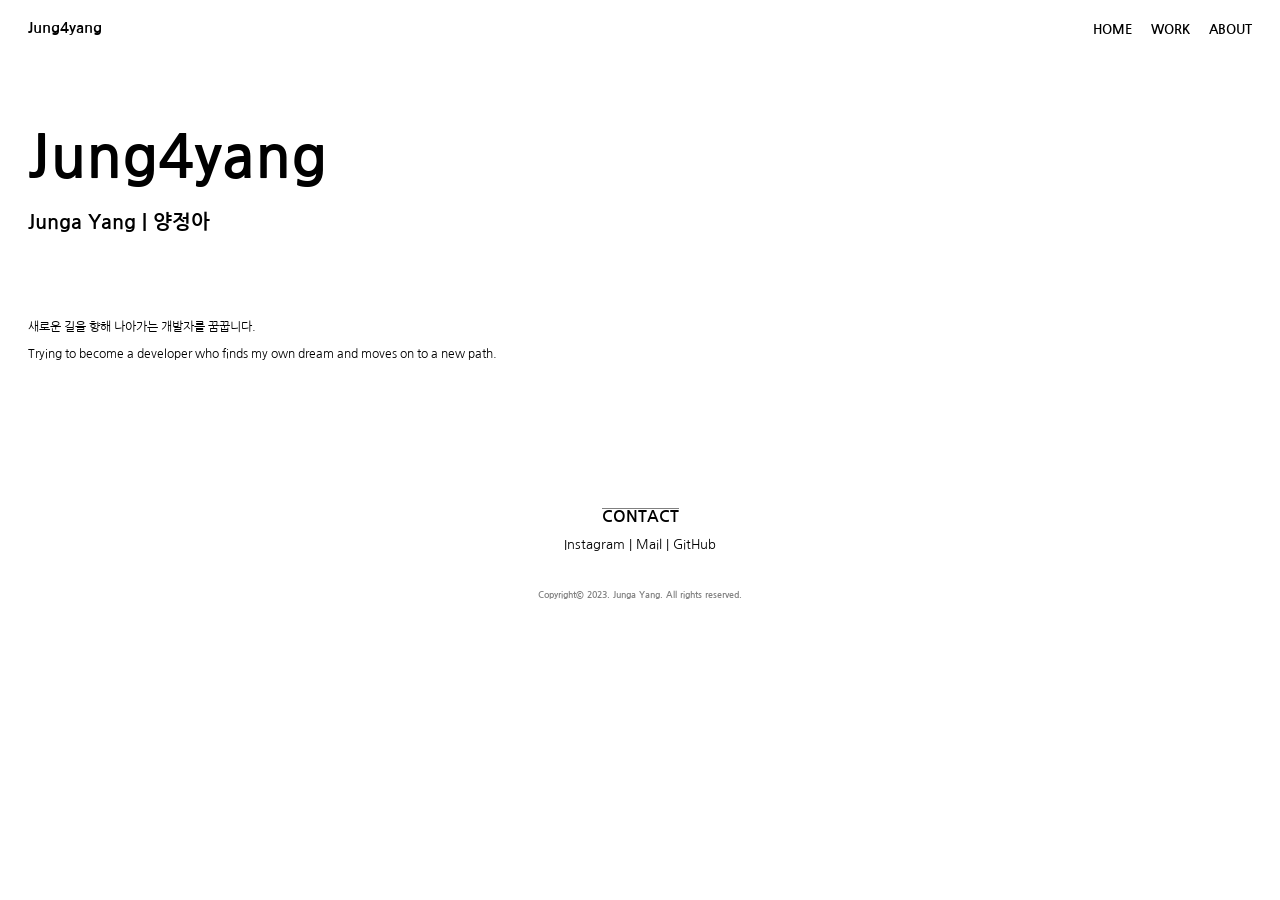
<file: index.html>
<!DOCTYPE html>
<html lang="en">
<head>
    <meta charset="UTF-8">
    <meta name="viewport" content="width=device-width, initial-scale=1.0">
    <title>Jung4yang</title>

    <link rel="stylesheet" type="text/css" href="style.css">

    <link rel="preconnect" href="https://fonts.googleapis.com">
    <link rel="preconnect" href="https://fonts.gstatic.com" crossorigin>
    <link href="https://fonts.googleapis.com/css2?family=Nanum+Gothic:wght@400;700&display=swap" rel="stylesheet">
</head>

<body>
    <div class=frame>
        <nav class="navigator">
            <h4 class="site-name">Jung4yang</h4>
            <ul>
                <li><b><a href="index.html" class="nav-menu">HOME</a></b></li>
                <li><b><a href="work.html" class="nav-menu">WORK</a></b></li>
                <li><b><a href="about.html" class="nav-menu">ABOUT</a></b></li>
            </ul>
        </nav>

        <div class="profile">
            <h1 class="profile-title">Jung4yang</h1>
            <h3 class="profile-name">Junga Yang | 양정아</h3>
            <br>
            <h5 class="comment">새로운 길을 향해 나아가는 개발자를 꿈꿉니다.<p>
                Trying to become a developer who finds my own dream and moves on to a new path.
            </p></h5>
        </div>

        <footer class="footer">
            <h2 class="contact">CONTACT</h2>
            <div class="links">
                <a class="instagram" href="https://www.instagram.com/yzomg/">Instagram</a> |
                <a class="mail" href="mailto:jung4yang@gmail.com">Mail</a> |
                <a class="github" href="https://github.com/jung4yang">GitHub</a>
                <br><br>
            <h6 class="copyright">Copyright© 2023. Junga Yang. All rights reserved. </h6>
            </div>
        </footer>
    </div>
</body>
</html>
</file>
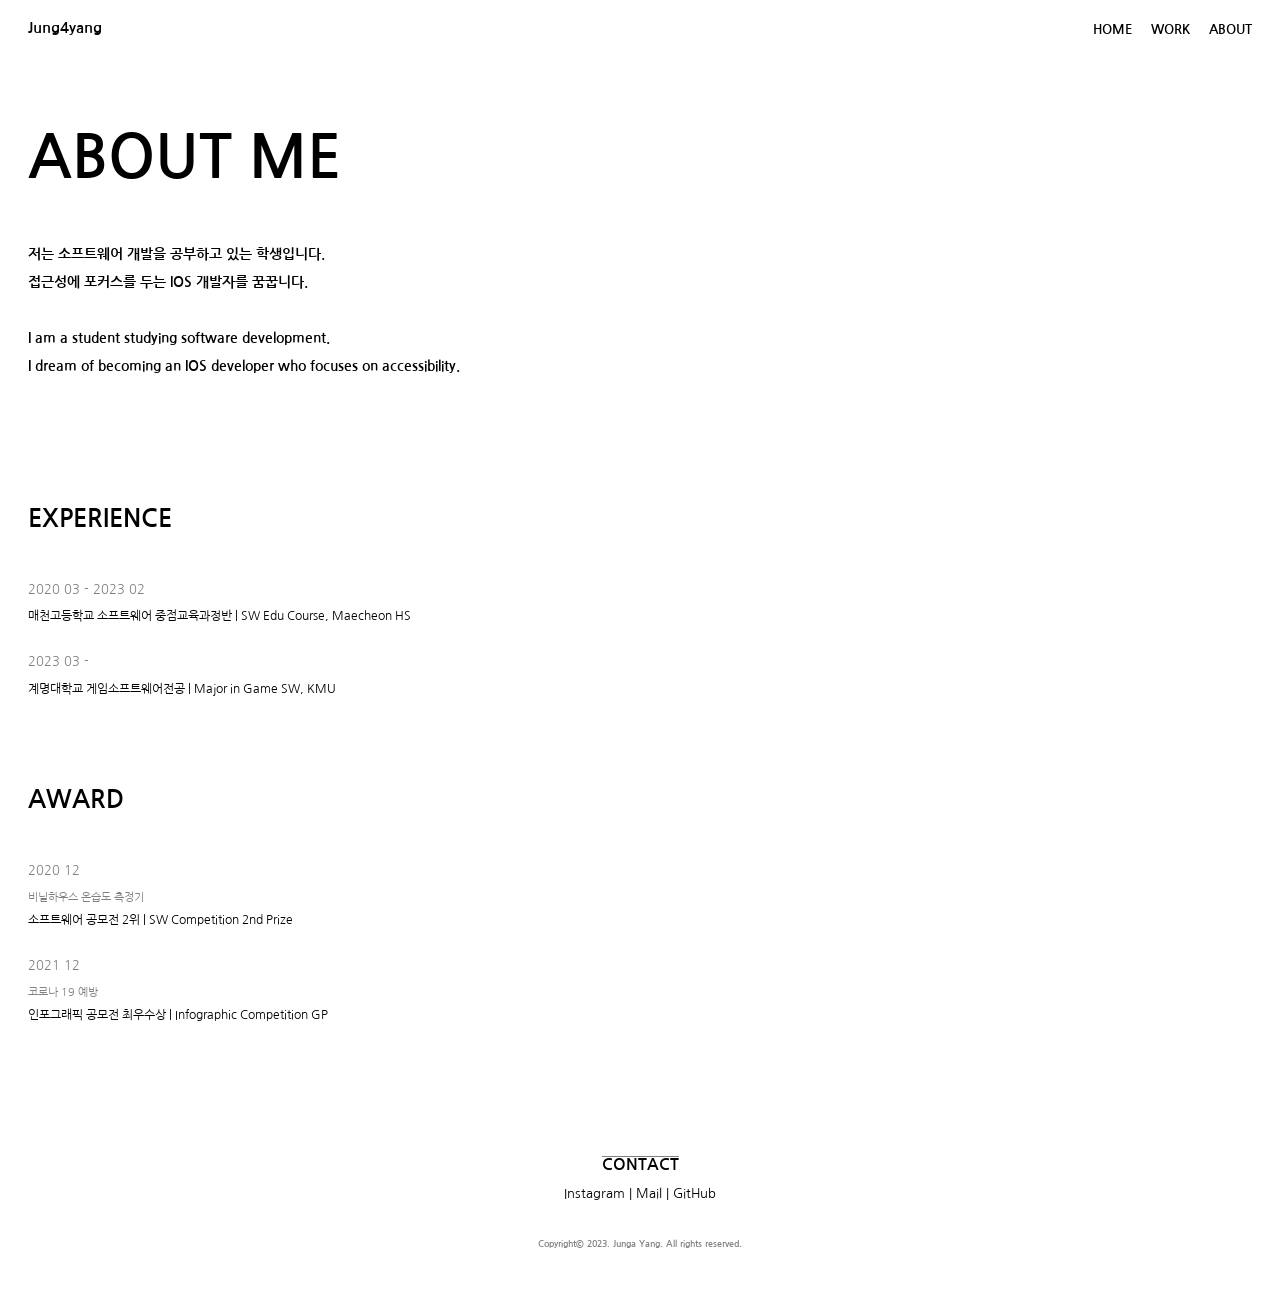
<file: about.html>
<!DOCTYPE html>
<html lang="en">
<head>
    <meta charset="UTF-8">
    <meta name="viewport" content="width=device-width, initial-scale=1.0">
    <title>Jung4yang</title>

    <link rel="stylesheet" type="text/css" href="style.css">

    <link rel="preconnect" href="https://fonts.googleapis.com">
    <link rel="preconnect" href="https://fonts.gstatic.com" crossorigin>
    <link href="https://fonts.googleapis.com/css2?family=Nanum+Gothic:wght@400;700&display=swap" rel="stylesheet">
</head>

<body>
    <div class=frame>
        <nav class="navigator">
            <h4 class="site-name">Jung4yang</h4>
            <ul>
                <li><b><a href="index.html" class="nav-menu">HOME</a></b></li>
                <li><b><a href="work.html" class="nav-menu">WORK</a></b></li>
                <li><b><a href="about.html" class="nav-menu">ABOUT</a></b></li>
            </ul>
        </nav>

        <div class="about">
            <h1 class="about-me">ABOUT ME</h1>
            <h4 class="intro">저는 소프트웨어 개발을 공부하고 있는 학생입니다.<p>
                접근성에 포커스를 두는 IOS 개발자를 꿈꿉니다.
            </p><br>
                <p>
                    I am a student studying software development.<p>
                        I dream of becoming an IOS developer who focuses on accessibility.
            </p></p></h4>

            <h2 class="exper">EXPERIENCE</h2>

            <h5 class="exper-date">2020 03 - 2023 02</h5>
            <h5 class="exper-do">매천고등학교 소프트웨어 중점교육과정반 | SW Edu Course, Maecheon HS</h5>

            <h5 class="exper-date2">2023 03 - </h5>
            <h5 class="exper-do">계명대학교 게임소프트웨어전공 | Major in Game SW, KMU</h5>


            <h2 class="award">AWARD</h2>

            <h5 class="award-date">2020 12</h5>
            <h5 class="award-do">비닐하우스 온습도 측정기</h5>
            <h5 class="award-name">소프트웨어 공모전 2위 | SW Competition 2nd Prize</h5>

            <h5 class="award-date2">2021 12</h5>
            <h5 class="award-do">코로나 19 예방</h5>
            <h5 class="award-name">인포그래픽 공모전 최우수상 | Infographic Competition GP</h5>
        </div>


        <footer class="footer">
            <h2 class="contact">CONTACT</h2>
            <div class="links">
                <a class="instagram" href="https://www.instagram.com/yzomg/">Instagram</a> |
                <a class="mail" href="mailto:jung4yang@gmail.com">Mail</a> |
                <a class="github" href="https://github.com/jung4yang">GitHub</a>
                <br><br>
            <h6 class="copyright">Copyright© 2023. Junga Yang. All rights reserved. </h6>
            </div>
        </footer>
</body>
</html>
</file>
<file: style.css>
body{
    background-color: white;
}

.frame{
    margin: 20px;
    display: flex;
    flex-direction: column;
}



/* navigator */

.navigator{
    display: flex;
    flex-direction: row;
    justify-content: space-between;
}

li{
    display: inline;
    align-self: center;
    margin: 0;
    margin-left: 15px;
}

ul{
    margin: 0;
}

.site-name{
    margin: 0;
    font-family: 'Nanum Gothic';
    font-size: 15px;
    color: black;
}

.nav-menu{
    font-family: 'Nanum Gothic';
    font-size: 13px;
}

a{
    color: black;
    text-decoration: none;
}

a:hover{
    color: gray;
    transition: 0.3%;
}



/* profile */

.profile{
    display: flex;
    flex-direction: column;
    margin-top: 50px;
}

.profile-title{
    font-family: 'Nanum Gothic';
    font-weight: 700;
    font-size: 60px;
}

.profile-name{
    font-family: 'Nanum Gothic';
    font-weight: 550;
    font-size: 20px;
    margin-top: -15px
}

.comment{
    font-family: 'Nanum Gothic';
    font-weight: 100;
    font-size: 12px;
    margin-top: 50px;
}



/* footer */

.footer{
    display: flex;
    flex-direction: column;
    align-items: center;
    margin-top: 100px;
}

.contact{
    font-family: 'Nanum Gothic';
    font-size: 16px;
    font-weight: 700;
    
    border-top: 1px solid gray;
}

.links{
    font-family: 'Nanum Gothic';
    font-size: 13px;
    text-align: center;
}

.copyright{
    font-family: 'Nanum Gothic';
    font-size: 9px;
    color: #808080;
}



/* works */

.works{
    display: flex;
    flex-direction: column;
    margin-top: 50px;
}

.recent-works{
    font-family: 'Nanum Gothic';
    font-weight: 700;
    font-size: 60px;
}

.click{
    font-family: 'Nanum Gothic';
    font-weight: 100;
    font-size: 12px;
    color: #808080;
    margin-top: -25px;
}

.project{
    font-family: 'Nanum Gothic';
    font-size: 20px;
    font-weight: 550;
    margin-top: 80px;
}

.date{
    font-family: 'Nanum Gothic';
    font-size: 13px;
    font-weight: 450;
    margin-top: -20px;
}

.ex{
    font-family: 'Nanum Gothic';
    font-size: 10px;
    font-weight: 100;
    margin-top: 30px;
}

.cpr{
    font-family: 'Nanum Gothic';
    font-size: 8px;
    font-weight: 100;
    color: grey;
    margin-top: -15px;
}



/* about */

.about{
    display: flex;
    flex-direction: column;
    margin-top: 50px;
}

.about-me{
    font-family: 'Nanum Gothic';
    font-size: 60px;
    font-weight: 700;
}

.intro{
    font-family: 'Nanum Gothic';
    font-size: 14px;
    font-weight: 510;
    margin-top: 20px;
}

.exper{
    font-family: 'Nanum Gothic';
    font-weight: 650;
    font-size: 25px;
    margin-top: 100px;
}

.exper-date{
    font-family: 'Nanum Gothic';
    font-weight: 400;
    font-size: 13px;
    color: #808080;
    margin-top: 30px;
}

.exper-do{
    font-family: 'Nanum Gothic';
    font-weight: 380;
    font-size: 12px;
    margin-top: -10px;
}

.exper-date2{
    font-family: 'Nanum Gothic';
    font-weight: 400;
    font-size: 13px;
    color: #808080;
    margin-top: 10px;
}

.award{
    font-family: 'Nanum Gothic';
    font-weight: 650;
    font-size: 25px;
    margin-top: 70px;
}

.award-date{
    font-family: 'Nanum Gothic';
    font-weight: 400;
    font-size: 13px;
    color: #808080;
    margin-top: 30px;
}

.award-do{
    font-family: 'Nanum Gothic';
    font-weight: 380;
    font-size: 11px;
    color: #808080;
    margin-top: -10px;
}

.award-name{
    font-family: 'Nanum Gothic';
    font-weight: 380;
    font-size: 12px;
    margin-top: -10px;
}

.award-date2{
    font-family: 'Nanum Gothic';
    font-weight: 400;
    font-size: 13px;
    color: #808080;
    margin-top: 10px;
}
</file>
